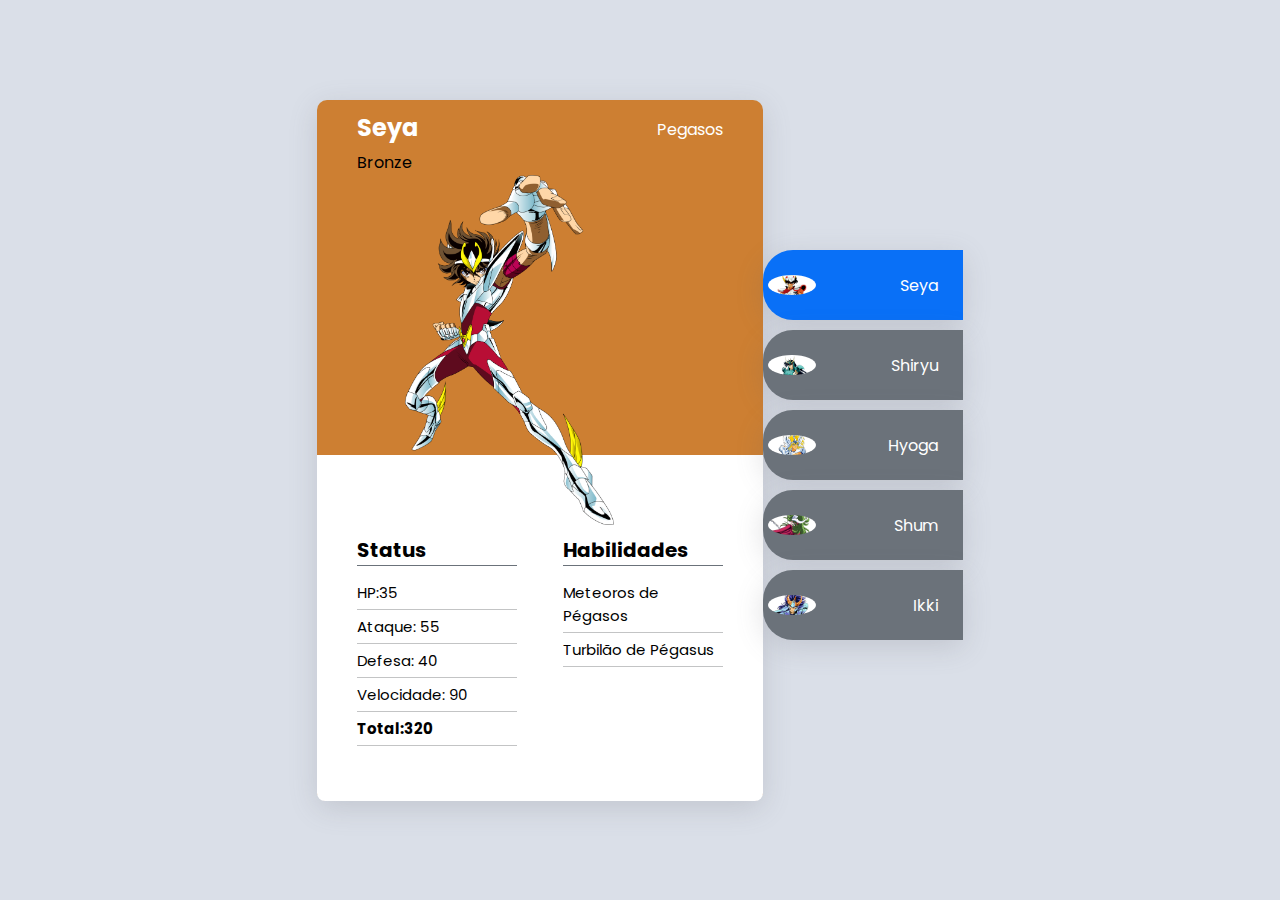
<file: index.html>
<!DOCTYPE html>
<html lang="pt-BR">

<head>
    <meta charset="UTF-8" />
    <meta name="viewport" content="width=device-width, initial-scale=1.0" />
    <link rel="shortcut icon" href="src/imagens/favicon.ico" type="image/x-icon">
    <title>Cavaleiros do Zdiaco - Luciano Lima Jr.</title>
    <link rel="stylesheet" href="src/css/reset.css">
    <link rel="stylesheet" href="src/css/global.css">
    <link rel="stylesheet" href="src/css/cartao.css">
    <link rel="stylesheet" href="src/css/listagem.css">
    <link rel="stylesheet" href="src/css/responsivo.css">
    <link rel="preconnect" href="https://fonts.googleapis.com">
    <link rel="preconnect" href="https://fonts.gstatic.com" crossorigin>
    <link href="https://fonts.googleapis.com/css2?family=Poppins:wght@300;500;800&display=swap" rel="stylesheet">
    <link rel="stylesheet" href="https://cdnjs.cloudflare.com/ajax/libs/animate.css/4.1.1/animate.min.css" />
</head>

<body>
    <main>
        <div class="pokedex">
            <div class="cartoes-pokemon">
                <div class="cartao-pokemon tipo-bronze aberto" id="cartao-seya">
                    <div class="cartao-topo">
                        <div class="detalhes">
                            <h2 class="nome">Seya</h2>
                            <span>Pegasos</span>
                        </div>

                        <span class="tipo">Bronze</span>


                        <div class="cartao-imagem">
                            <img src="src/imagens/seya.png" alt="seya" />

                        </div>
                    </div>

                    <div class="cartao-informacoes">
                        <div class="status">
                            <h3>Status</h3>

                            <ul>
                                <li>HP:35 </li>
                                <li>Ataque: 55 </li>
                                <li>Defesa: 40 </li>
                                <li>Velocidade: 90 </li>
                                <li><strong>Total:320 </strong></li>
                            </ul>
                        </div>

                        <div class="habilidades">
                            <h3>Habilidades</h3>

                            <ul>
                                <li>Meteoros de Pégasos</li>
                                <li>Turbilão de Pégasus</li>
                            </ul>
                        </div>
                    </div>
                </div>

                <div class="cartao-pokemon tipo-bronze" id="cartao-hyoga">
                    <div class="cartao-topo">
                        <div class="detalhes">
                            <h2 class="nome">Hyoga</h2>
                            <span>Cisne</span>
                        </div>

                        <span class="tipo">Bronze</span>

                        <div class="cartao-imagem">
                            <img src="src/imagens/cisne.png" alt="Hyoga" />
                        </div>

                    </div>

                    <div class="cartao-informacoes">
                        <div class="status">
                            <h3>Status</h3>

                            <ul>
                                <li>HP:39 </li>
                                <li>Ataque:52 </li>
                                <li>Defesa: 43 </li>
                                <li>Velocidade: 65 </li>
                                <li><strong>Total:309 </strong></li>
                            </ul>

                        </div>

                        <div class="habilidades">
                            <h3>Habilidades</h3>

                            <ul>
                                <li>Pó de Diamante</li>
                            </ul>
                        </div>
                    </div>
                </div>

                <div class="cartao-pokemon tipo-bronze" id="cartao-shum">
                    <div class="cartao-topo">
                        <div class="detalhes">
                            <h2 class="nome">Shum</h2>
                            <span>Andromeda</span>
                        </div>

                        <span class="tipo">Bronze </span>

                        <div class="cartao-imagem">
                            <img src="src/imagens/shum.png" alt="shum" />
                        </div>

                    </div>

                    <div class="cartao-informacoes">
                        <div class="status">
                            <h3>Status</h3>

                            <ul>
                                <li>HP: 95 </li>
                                <li>Ataque: 125 </li>
                                <li>Defesa: 79</li>
                                <li>Velocidade: 81 </li>
                                <li><strong>Total: 540 </strong></li>
                            </ul>


                        </div>

                        <div class="habilidades">
                            <h3>Habilidades</h3>

                            <ul>
                                <li>Correntes de Andromeda</li>
                                <li>Tempestade nebulosa</li>
                            </ul>
                        </div>
                    </div>
                </div>

                <div class="cartao-pokemon tipo-bronze" id="cartao-ikki">
                    <div class="cartao-topo">
                        <div class="detalhes">
                            <h2 class="nome">Ikki</h2>
                            <span>Ikki</span>
                        </div>

                        <span class="tipo">Bronze</span>

                        <div class="cartao-imagem">
                            <img src="src/imagens/ikki.png" alt="ikki" />
                        </div>

                    </div>

                    <div class="cartao-informacoes">
                        <div class="status">
                            <h3>Status</h3>

                            <ul>
                                <li>HP: 60 </li>
                                <li>Ataque: 65 </li>
                                <li>Defesa: 60 </li>
                                <li>Velocidade: 110 </li>
                                <li><strong>Total: 500 </strong></li>
                            </ul>

                        </div>

                        <div class="habilidades">
                            <h3>Habilidades</h3>

                            <ul>
                                <li>Ave Fênix</li>
                                <li>Golpe Fantasma</li>
                            </ul>
                        </div>
                    </div>
                </div>

                <div class="cartao-pokemon tipo-bronze" id="cartao-shiryu">
                    <div class="cartao-topo">
                        <div class="detalhes">
                            <h2 class="nome">Shiryu</h2>
                            <span class="coste">Dragão</span>
                        </div>

                        <span class="tipo">Bronze</span>

                        <div class="cartao-imagem">
                            <img src="src/imagens/shiryu.png" alt="shiryu" />
                        </div>

                    </div>

                    <div class="cartao-informacoes">
                        <div class="status">
                            <h3>Status</h3>

                            <ul>
                                <li>HP: 45 </li>
                                <li>Ataque: 49 </li>
                                <li>Defesa: 49</li>
                                <li>Velocidade: 45 </li>
                                <li><strong>Total: 318 </strong></li>
                            </ul>
                        </div>

                        <div class="habilidades">
                            <h3>Habilidades</h3>

                            <ul>
                                <li>Cólera do Dragão</li>
                                <li>Cólera dos Cem Dragões</li>
                            </ul>
                        </div>
                    </div>
                </div>

                <div class="cartao-pokemon tipo-dragao" id="cartao-dragonite">
                    <div class="cartao-topo">
                        <div class="detalhes">
                            <h2 class="nome">Dragonite</h2>
                            <span>#149</span>
                        </div>

                        <span class="tipo">dragão</span>

                        <div class="cartao-imagem">
                            <img src="src/imagens/dragonite.png" alt="dragonite" />
                        </div>

                    </div>

                    <div class="cartao-informacoes">
                        <div class="status">
                            <h3>Status</h3>

                            <ul>
                                <li>HP: 91</li>
                                <li>Ataque: 134 </li>
                                <li>Defesa: 95 </li>
                                <li>Velocidade: 80 </li>
                                <li><strong>Total: 600 </strong></li>
                            </ul>

                        </div>

                        <div class="habilidades">
                            <h3>Habilidades</h3>

                            <ul>
                                <li>Dança do dragão</li>
                                <li>Velocidade extrema</li>
                            </ul>
                        </div>
                    </div>
                </div>

                <div class="cartao-pokemon tipo-psyco" id="cartao-mew">
                    <div class="cartao-topo">
                        <div class="detalhes">
                            <h2 class="nome">Mew</h2>
                            <span>#0151</span>
                        </div>

                        <span class="tipo">psyco</span>


                        <div class="cartao-imagem">
                            <img src="src/imagens/mew.png" alt="Mew" />
                        </div>

                    </div>

                    <div class="cartao-informacoes">
                        <div class="status">
                            <h3>Status</h3>

                            <ul>
                                <li>HP: 100</li>
                                <li>Ataque: 100</li>
                                <li>Defesa: 100</li>
                                <li>Velocidade: 100</li>
                                <li><strong>Total: 600</strong></li>
                            </ul>
                        </div>

                        <div class="habilidades">
                            <h3>Habilidades</h3>

                            <ul>
                                <li>Synchronize</li>
                            </ul>
                        </div>
                    </div>
                </div>

                <div class="cartao-pokemon tipo-psyco" id="cartao-meotwo">
                    <div class="cartao-topo">
                        <div class="detalhes">
                            <h2 class="nome">Mewtwo</h2>
                            <span>#151</span>
                        </div>

                        <span class="tipo">psyco</span>

                        <div class="cartao-imagem">
                            <img src="src/imagens/mewtwo2.png" alt="Mewtwo" />
                        </div>
                    </div>

                    <div class="cartao-informacoes">
                        <div class="status">
                            <h3>Status</h3>

                            <ul>
                                <li>HP: 106</li>
                                <li>Ataque: 110</li>
                                <li>Defesa: 90</li>
                                <li>Velocidade: 130</li>
                                <li><strong> Total: 680</strong></li>
                            </ul>
                        </div>

                        <div class="habilidades">
                            <h3>Habilidades</h3>

                            <ul>
                                <li>Pressure</li>
                            </ul>
                        </div>
                    </div>
                </div>

                <div class="cartao-pokemon tipo-agua" id="cartao-psyduck">
                    <div class="cartao-topo">
                        <div class="detalhes">
                            <h2 class="nome">Psyduck</h2>
                            <span>#054</span>
                        </div>

                        <span class="tipo">Água</span>


                        <div class="cartao-imagem">
                            <img src="src/imagens/psyduck.png" alt="Psyduck" />
                        </div>

                    </div>

                    <div class="cartao-informacoes">
                        <div class="status">
                            <h3>Status</h3>

                            <ul>
                                <li>HP: 50</li>
                                <li>Ataque: 52</li>
                                <li>Defesa: 48</li>
                                <li>Velocidade: 55</li>
                                <li> <strong> Total: 320</strong></li>
                            </ul>
                        </div>

                        <div class="habilidades">
                            <h3>Habilidades</h3>

                            <ul>
                                <li>Damp</li>
                                <li>Cloud Nine</li>

                            </ul>
                        </div>
                    </div>
                </div>


                <div class="cartao-pokemon tipo-grama" id="cartao-chikorita">
                    <div class="cartao-topo">
                        <div class="detalhes">
                            <h2 class="nome">Chikorita</h2>
                            <span>#152</span>
                        </div>

                        <span class="tipo">Grama</span>

                        <div class="cartao-imagem">
                            <img src="src/imagens/chikorita.png" alt="Psyduck" />
                        </div>

                    </div>

                    <div class="cartao-informacoes">
                        <div class="status">
                            <h3>Status</h3>

                            <ul>
                                <li>HP: 45</li>
                                <li>Ataque: 49</li>
                                <li>Defesa: 65</li>
                                <li>Velocidade: 45</li>
                                <li> <strong> Total: 318</strong></li>
                            </ul>
                        </div>

                        <div class="habilidades">
                            <h3>Habilidades</h3>

                            <ul>
                                <li>Guarda da Folha</li>
                                <li></li>

                            </ul>
                        </div>
                    </div>
                </div>

                <div class="cartao-pokemon tipo-fogo" id="cartao-ninetails">
                    <div class="cartao-topo">
                        <div class="detalhes">
                            <h2 class="nome">Ninetails</h2>
                            <span>#038</span>
                        </div>

                        <span class="tipo">Fogo</span>

                        <div class="cartao-imagem">
                            <img src="src/imagens/ninetales.png" alt="Psyduck" />
                        </div>

                    </div>

                    <div class="cartao-informacoes">
                        <div class="status">
                            <h3>Status</h3>

                            <ul>
                                <li>HP: 73 </li>
                                <li>Ataque: 76</li>
                                <li>Defesa: 75</li>
                                <li>Velocidade: 100</li>
                                <li> <strong> Total: 505</strong></li>
                            </ul>
                        </div>

                        <div class="habilidades">
                            <h3>Habilidades</h3>

                            <ul>
                                <li>Pata de Fogo</li>
                                <li></li>
                            </ul>
                        </div>

                    </div>

                </div>
            </div>

        </div>

        <nav class="listagem">
            <ul>
                <li class="pokemon ativo" id="seya">
                    <img src="src/imagens/cabecaseya.png" alt="cabeça do seya" />
                    <span>Seya</span>
                </li>
                <li class="pokemon" id="shiryu">
                    <img src="src/imagens/cabecashiryu.png" alt="cabeça do shiryu" />
                    <span>Shiryu</span>
                </li>
                <li class="pokemon" id="hyoga">
                    <img src="src/imagens/cabecacisne.png" alt="cabeça do hyoga" />
                    <span>Hyoga</span>
                </li>
                <li class="pokemon" id="shum">
                    <img src="src/imagens/cabecashum.png" alt="cabeça do shum" />
                    <span>Shum</span>
                </li>
                <li class="pokemon" id="ikki">
                    <img src="src/imagens/cabecaikki.png" alt="cabeça do ikki" />
                    <span>Ikki</span>
                </li>
            </ul>
        </nav>
        </div>
        </div>
    </main>

    <script src="src/js/index.js"></script>
</body>

</html>
</file>
<file: src/css/global.css>
body {
    font-family: 'Poppins', sans-serif;
}

main {
    min-height: 100vh;
    display: flex;
    align-items: center;
    justify-content: center;
    background-color: #DADFE8;
}

.pokedex {
    display: flex;
    gap: 30px;
    padding: 30px 0;
}

.global h1 {
    display: flex;
    align-content: center;
    justify-content: center;
    margin-top: -25px;
    margin-bottom: -25px;
}
</file>
<file: src/css/cartao.css>
.cartao-pokemon {
        display: none;
        box-shadow: rgba(100, 100, 111, 0.2) 0px 7px 29px 0px;
        border-radius: 10px;
        align-items: center;
        justify-content: center;
    }
    
    .cartao-pokemon .cartao-topo {
        padding: 10px 40px 0;
        background-repeat: no-repeat;
        background-size: 380px;
        background-position-y: bottom 1px;
        background-position-x: center;
    }
    
    .cartao-pokemon .nome {
        margin-bottom: 5px;
    }
        
    .cartao-pokemon .cartao-pokemon .tipo {
        font-size: 12px;
        background-color: #FFFFFF;
        opacity: 0.7;
        border-radius: 10px;
        padding: 2px 10px;
        box-shadow: rgba(100, 100, 111, 0.2) 0px 7px 29px 0px;
    }
    
    .cartao-pokemon .detalhes {
        color: #FFFFFF;
        display: flex;
        justify-content: space-between;
        align-items: center;
    }
    
    .cartao-pokemon .cartao-imagem {
        width: 350px;
        height: 350px;
        margin: 0 0.5rem;
        animation: fadeInDown;
        /* referring directly to the animation's @keyframe declaration */
        animation-duration: 2s;
        /* don't forget to set a duration! */
    }
    
    .cartao-pokemon img {
        max-height: 100%;
        margin-left:40px;
    }
    
    .cartao-pokemon .cartao-informacoes {
        display: flex;
        justify-content: space-between;
        background-color: #FFFFFF;
        padding: 80px 30px 50px;
        margin-top: -70px;
        border-bottom-left-radius: 8px;
        border-bottom-right-radius: 8px;
    }
    
    .cartao-pokemon .cartao-informacoes h3 {
        font-size: 20px;
        margin-bottom: 15px;
        border-bottom: 1px solid #6B727A;
    }
    
    .cartao-pokemon .cartao-informacoes .status,
    .cartao-pokemon .cartao-informacoes .habilidades {
        padding: 0 10px;
        width: 180px;
    }
    
    .cartao-pokemon .cartao-informacoes .habilidades ul li,
    .cartao-pokemon .cartao-informacoes .status ul li {
        border-bottom: 1px solid #C3C4C5;
        padding: 0 0 5px;
        margin-bottom: 5px;
        font-size: 15px;
    }
    
    .cartao-pokemon.aberto {
        display: block;
    }
    
    .tipo-ouro {
        background-color: #f8d404;
    }
    
    .tipo-bronze {
        background-color: #cd7f32;
        background-image: url(#);
        background-size: 300px;
        background-repeat: no-repeat;
    }
</file>
<file: src/css/listagem.css>
.listagem .pokemon {
    display: flex;
    align-items: center;
    justify-content: space-between;
    margin-bottom: 10px;
    background-color: #6B727A;
    color: #FFFFFF;
    padding: 0 5px;
    cursor: pointer;
    border-top-left-radius: 30px;
    border-bottom-left-radius: 30px;
    min-height: 70px;
    box-shadow: rgba(100, 100, 111, 0.2) 0px 7px 29px 0px;
    transition: 0.15s ease-in-out;
}

.listagem .pokemon:hover {
    transform: scale(1.05);
}

.listagem .pokemon img {
    width: 25%;
    border-radius: 50%;
}

.listagem .pokemon span {
    padding-right: 20px;
}

.listagem .pokemon.ativo {
    background-color: #FA6668;
}

.listagem {
    max-width: 200px;
}

.listagem .pokemon {
    display: flex;
    align-items: center;
    justify-content: space-between;
    margin-bottom: 10px;
    background-color: #6B727A;
    color: #FFFFFF;
    padding: 0 5px;
    cursor: pointer;
    border-top-left-radius: 30px;
    border-bottom-left-radius: 30px;
    min-height: 70px;
    box-shadow: rgba(100, 100, 111, 0.2) 0px 7px 29px 0px;
    transition: 0.15s ease-in-out;
}

.listagem .pokemon:hover {
    transform: scale(1.05);
}

.listagem .pokemon img {
    width: 25%;
    border-radius: 50%;
}

.listagem .pokemon span {
    padding-right: 20px;
}

.listagem .pokemon.ativo {
    background-color: #0970f7;
}
</file>
<file: src/css/responsivo.css>
@media (max-width: 750px) {
    body {
        font-size: 12px;
    }

    .pokedex {
        flex-direction: column;
        padding: 30px 0;
    }

    .cartao-pokemon {
        max-width: 300px;
    }

    .cartao-pokemon .cartao-imagem {
        width: 200px;
        height: 200px;
    }

    .cartao-pokemon .cartao-informacoes {
        padding: 60px 30px 30px;
        margin-top: -50px;
    }

    .cartao-pokemon .cartao-informacoes .informacoes {
        display: flex;
        justify-content: space-between;
        padding: 0;
    }

    .cartao-pokemon .cartao-informacoes h3 {
        font-size: 16px;
    }

    .listagem {
        max-width: 300px;
    }

    .listagem ul {
        display: flex;
        gap: 8px;
        flex-wrap: wrap;
        justify-content: space-between;
    }

    .listagem .pokemon {
        width: 140px;
        border-top-left-radius: 0;
        border-bottom-left-radius: 0;
        margin-bottom: 0;
        border-radius: 8px;
    }

    .listagem .pokemon span {
        padding-right: 5px;
    }

}
</file>
